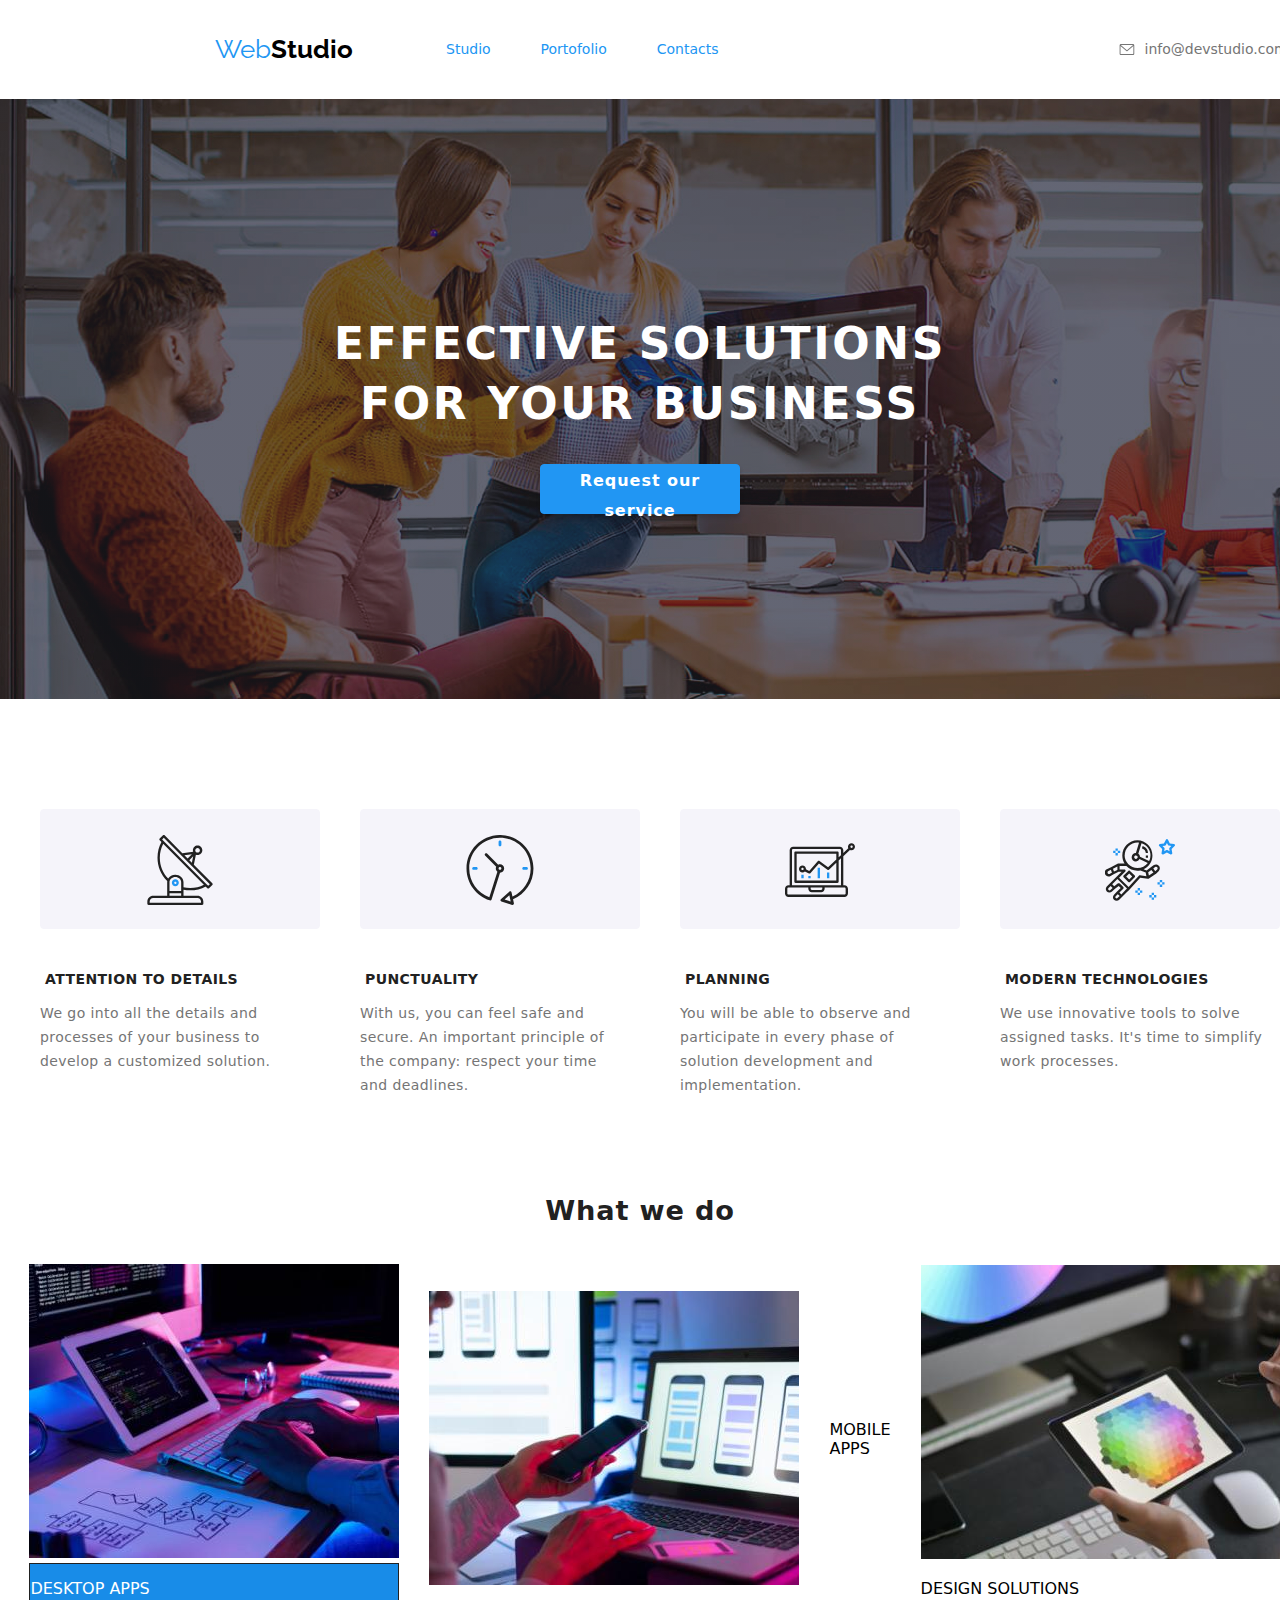
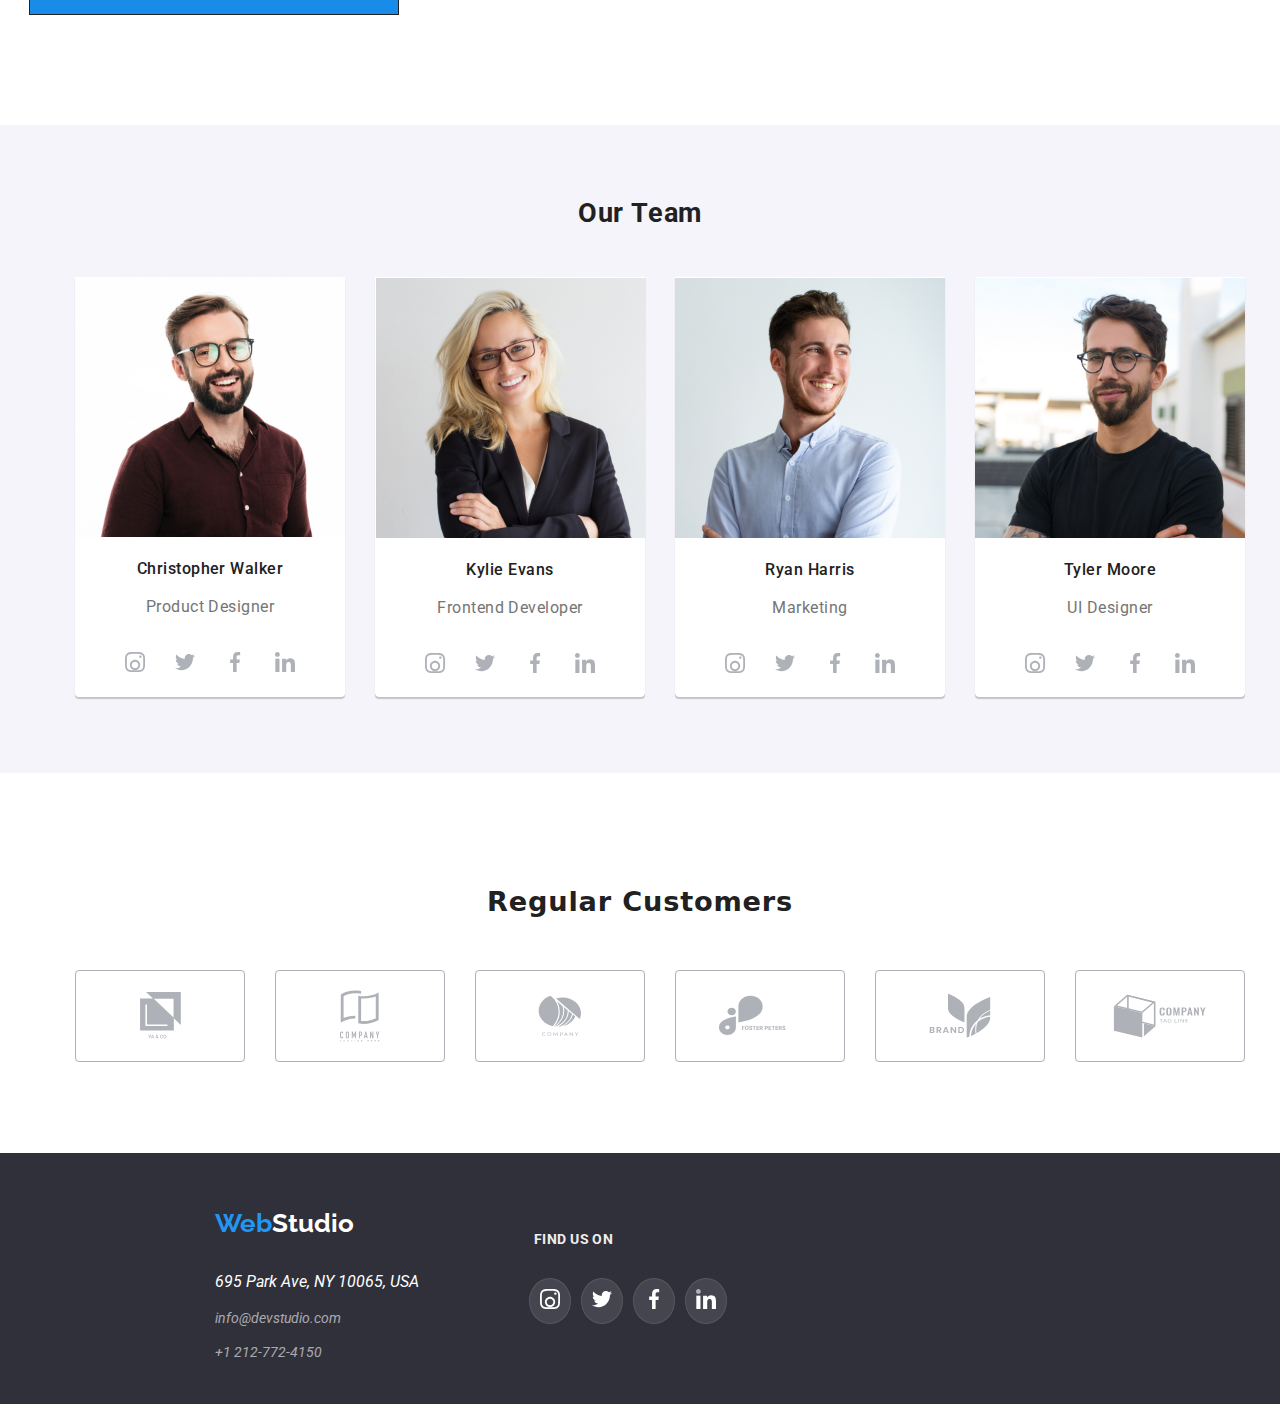
<file: index.html>
<!DOCTYPE html>
<html lang="en">
  <head>
    <meta charset="UTF-8" />
    <meta name="viewport" content="width = device-width,initial-scale=1.0" />
    <title>WebStudio</title>
    <link rel="preconnect" href="https://fonts.googleapis.com" />
    <link rel="preconnect" href="https://fonts.gstatic.com" crossorigin />
    <link
      href="https://fonts.googleapis.com/css2?family=Raleway:wght@700&family=Roboto:wght@400;500;700;900&display=swap"
      rel="stylesheet"
    />
    <link
      rel="stylesheet"
      href="https://cdnjs.cloudflare.com/ajax/libs/modern-normalize/1.0.0/modern-normalize.min.css"
    />
    <link rel="stylesheet" href="CSS/style.css" />
  </head>

  <body>
    <header class="global-header">
      <a href="./index.html/"></a>
      <section class="nav-container">
        <h4 class="nav-title"><span class="accent">Web</span>Studio</h4>

        <nav class="main-navigation">
          <ul class="list-class">
            <li><a href="./index.html" class="nav-link current">Studio</a></li>
            <li><a href="./portofolio.html" class="nav-link">Portofolio</a></li>
            <li><a href="#" class="nav-link">Contacts</a></li>
          </ul>
        </nav>

        <div class="contact-container">
          <div class="icon-mail">
            <svg class="mail">
              <use href="./images/icons.svg.svg#icon-envelope-hover-1" >
              </use>
            </svg>
            <a href="mailto:info@devstudio.com">info@devstudio.com</a>
          </div>
          <div class="icon-phone">
            <svg class="phone">
              <use href="./images/icons.svg.svg#icon-smartphone-1">
              </use>
            </svg>
            <a class="tel" href="tel:+12127724150">+1 212-772-4150</a>
          </div>
        </div>
      </section>
    </header>
    <main>
      <section class="page-section-content">
        <h1 class="title">EFFECTIVE SOLUTIONS FOR YOUR BUSINESS</h1>
        <button type="button" class="button-service">
          Request our service
        </button>
      </section>

      <section class="information-container">
        <div class="icon-about-us">
        <ul>
          <li class="icon-list">
            <svg class="antena">
              <use href="./images/icons.svg.svg#icon-antenna-1-1">
              </use>
            </svg>
          </li>
          <li class="icon-list">
            <svg class="clock">
              <use href="./images/icons.svg.svg#icon-clock-1-1">
              </use>
            </svg>
          </li>
          <li class="icon-list">
            <svg class="diagram">
              <use href="./images/icons.svg.svg#icon-diagram-1-1">
              </use>
            </svg>
          </li>
          <li class="icon-list">
            <svg class="astrounaut">
              <use href="./images/icons.svg.svg#icon-astronaut-1-1">
              </use>
            </svg>
          </li>
        </ul>
      </div>
        <ul class="about-us">
          <li>
            <h4>ATTENTION TO DETAILS</h4>
            <p>
              We go into all the details and processes of your business to
              develop a customized solution.
            </p>
          </li>

          <li>
            <h4>PUNCTUALITY</h4>
            <p>
              With us, you can feel safe and secure. An important principle of
              the company: respect your time and deadlines.
            </p>
          </li>

          <li>
            <h4>PLANNING</h4>
            <p>
              You will be able to observe and participate in every phase of
              solution development and implementation.
            </p>
          </li>
          <li>
            <h4>MODERN TECHNOLOGIES</h4>
            <p>
              We use innovative tools to solve assigned tasks. It's time to
              simplify work processes.
            </p>
          </li>
        </ul>
      </section>

      <section class="image-gallery">
        <h2>What we do</h2>
        <ul class="suggestive-images">
          <li class="image1">
            <img
              src="./images/computer.jpg"
              alt="Tasteaza pe calculator"
              width="370"
            />
            <div class="desktop">
              <p>DESKTOP APPS</p>
            </div>
          </li>
          <li class="image2">
            <img
              src="./images/phone.jpg"
              alt="Tine telefonul in mana"
              width="370"
            />
          </li>
          <div>
            <p>MOBILE APPS</p>
          </div>
          <li class="image3">
            <img
              src="./images/tablet.jpg"
              alt="Deseneaza pe tableta"
              width="370"
            />
            <div >
              <p>DESIGN SOLUTIONS</p>
            </div>
          </li>
        </ul>
      </section>

      <section class="our-team">
        <h2 class="title-team">Our Team</h2>

        <ul class="our-team-content">
          <div class="team-card1">
            <li>
              <img
                src="./images/man-with-glasses-smiling.jpg"
                alt="Barbat cu ochelari care zambeste"
                width="270"
              />
               <div class="name-job">
                <br />
                <h4>Christopher Walker</h4>
                  <br/>
                  <br/>
                <span>Product Designer</span>
               </div>
               <ul class="icon-social">
                <li class="icon-social-list">
                  <svg  class="instagram" >
                    <use href="./images/icons.svg.svg#icon-instagram-2-1"></use>
                  </svg>
                </li>
                <li class="icon-social-list">
                  <svg class="twitter">
                    <use href="./images/icons.svg.svg#icon-twitter-1"></use>
                  </svg>
                </li>
                <li class="icon-social-list">
                  <svg class="facebook">
                    <use href="./images/icons.svg.svg#icon-facebook-1"></use>
                  </svg>
                </li>
                <li class="icon-social-list">
                  <svg class="linkedin">
                    <use href="./images/icons.svg.svg#icon-linkedin-1"></use>
                </svg>
                </li>
               
               </ul>
         
              
            </li>
          </div>

          <div class="team-card2">
            <li>
              <img
                src="./images/women-blonde.jpg"
                alt="Femeie blonda cu ochelari"
                width="270"
              />
              
                <div class="name-job">
                  <br />
              <h4>Kylie Evans</h4>
              <br />
              <br />
              <span>Frontend Developer</span>
                </div>
                <ul class="icon-social">
                  <li class="icon-social-list">
                    <svg  class="instagram" >
                      <use href="./images/icons.svg.svg#icon-instagram-2-1"></use>
                    </svg>
                  </li>
                  <li class="icon-social-list">
                    <svg class="twitter">
                      <use href="./images/icons.svg.svg#icon-twitter-1"></use>
                    </svg>
                  </li>
                  <li class="icon-social-list">
                    <svg class="facebook">
                      <use href="./images/icons.svg.svg#icon-facebook-1"></use>
                    </svg>
                  </li>
                  <li class="icon-social-list">
                    <svg class="linkedin">
                      <use href="./images/icons.svg.svg#icon-linkedin-1"></use>
                  </svg>
                  </li>
                 
                 </ul>
                <br />
              </div>
            </li>
          
          <div class="team-card3">
            <li>
              <img
                src="./images/man.jpg"
                alt="Barbat in camasa albastra deschisa"
                width="270"
              />
              <div class="name-job">
                <br />
              <h4>Ryan Harris</h4>
              <br />
              <br />
              <span>Marketing</span>
              </div>
              <ul class="icon-social">
                <li class="icon-social-list">
                  <svg  class="instagram" >
                    <use href="./images/icons.svg.svg#icon-instagram-2-1"></use>
                  </svg>
                </li>
                <li class="icon-social-list">
                  <svg class="twitter">
                    <use href="./images/icons.svg.svg#icon-twitter-1"></use>
                  </svg>
                </li>
                <li class="icon-social-list">
                  <svg class="facebook">
                    <use href="./images/icons.svg.svg#icon-facebook-1"></use>
                  </svg>
                </li>
                <li class="icon-social-list">
                  <svg class="linkedin">
                    <use href="./images/icons.svg.svg#icon-linkedin-1"></use>
                </svg>
                </li>
               
               </ul>
            </li>
          </div>
          <div class="team-card4">
            <li>
              <img
                src="./images/man-with-glasses.jpg"
                alt="Barbat cu ochelari in tricou negru"
                width="270"
              />
              <div class="name-job">
                <br />
              <h4>Tyler Moore</h4>
              <br />
              <br />
              <span>UI Designer</span>
              </div>
              <ul class="icon-social">
                <li class="icon-social-list">
                  <svg  class="instagram" >
                    <use href="./images/icons.svg.svg#icon-instagram-2-1"></use>
                  </svg>
                </li>
                <li class="icon-social-list">
                  <svg class="twitter">
                    <use href="./images/icons.svg.svg#icon-twitter-1"></use>
                  </svg>
                </li>
                <li class="icon-social-list">
                  <svg class="facebook">
                    <use href="./images/icons.svg.svg#icon-facebook-1"></use>
                  </svg>
                </li>
                <li class="icon-social-list">
                  <svg class="linkedin">
                    <use href="./images/icons.svg.svg#icon-linkedin-1"></use>
                </svg>
                </li>
               
               </ul>
            </li>
          </div>
        </ul>
      </section>

      <section class="regular-container">
        <h2>Regular Customers</h2>
        <ul class="container-regular-list">
          <li class="regular-icon-list">
            <svg class="union">
              <use href="./images/icons.svg.svg#icon-Union"></use>
            </svg>
          </li>
          <li class="regular-icon-list">
            <svg class="group">
              <use href="./images/icons.svg.svg#icon-group"></use>
            </svg>
          </li>
          <li class="regular-icon-list">
            <svg class="group1">
              <use href="./images/icons.svg.svg#icon-group-1"></use>
            </svg>
          </li>
          <li class="regular-icon-list">
            <svg class="group2">
              <use href="./images/icons.svg.svg#icon-group-2"></use>
            </svg>
          </li>
          <li class="regular-icon-list">
            <svg class="group3">
              <use href="./images/icons.svg.svg#icon-group-3"></use>
            </svg>
          </li class="regular-icon-list">
          <li class="regular-icon-list">
            <svg class="group4">
              <use href="./images/icons.svg.svg#icon-group-4"></use>
            </svg>
          </li>
        </ul>
      </section>
    </main>
    <footer >
      <div class="container-adress"> 
      <div class="footer-child-container">
        <h4><span class="highlight">Web</span>Studio</h4>
     <address>
        <ul class="useful-information" >
          <li>
            <span>695 Park Ave, NY 10065, USA </span>
        
          </li>
          <br />
        <li>
          <a href="mailto:info@devstudio.com">info@devstudio.com</a>
       
        </li>
        <br />
        <li>
          <a href="tel:+12127724150">+1 212-772-4150</a>
      
        </li>
        </ul>
      </address>
    </div>
       <div class="footer-child-container">
       <h3 class="title-find">Find us on</h3>
        <ul class="icon-social-find">
          <li class="icon-social-item">
            <svg  class="instagram1" >
              <use href="./images/icons.svg.svg#icon-instagram-2-1"></use>
            </svg>
          </li>
          <li class="icon-social-item">
            <svg class="twitter1">
              <use href="./images/icons.svg.svg#icon-twitter-1"></use>
            </svg>
          </li>
          <li class="icon-social-item">
            <svg class="facebook1">
              <use href="./images/icons.svg.svg#icon-facebook-1"></use>
            </svg>
          </li>
          <li class="icon-social-item">
            <svg class="linkedin1">
              <use href="./images/icons.svg.svg#icon-linkedin-1"></use>
          </svg>
          </li>
         
         </ul>
        </div> 
      </div>
  
    </footer>
  </body>
</html>
</file>
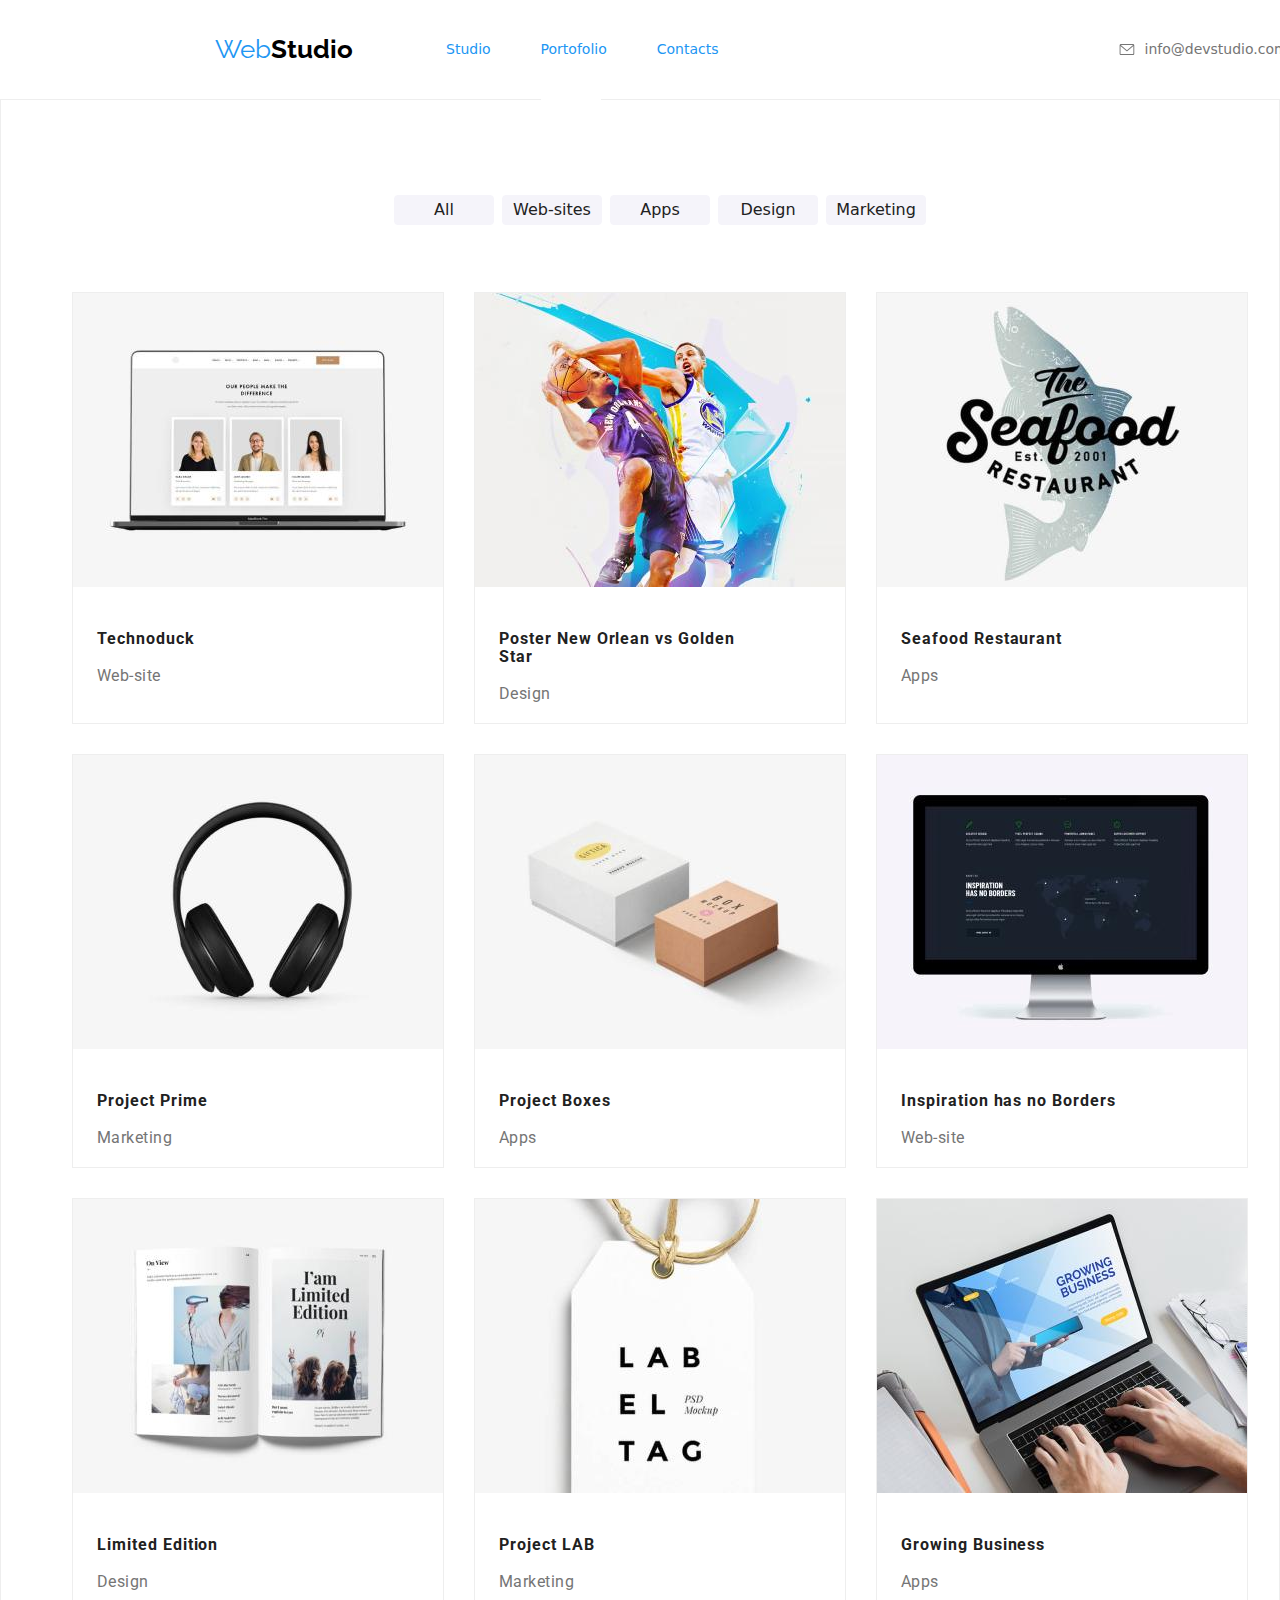
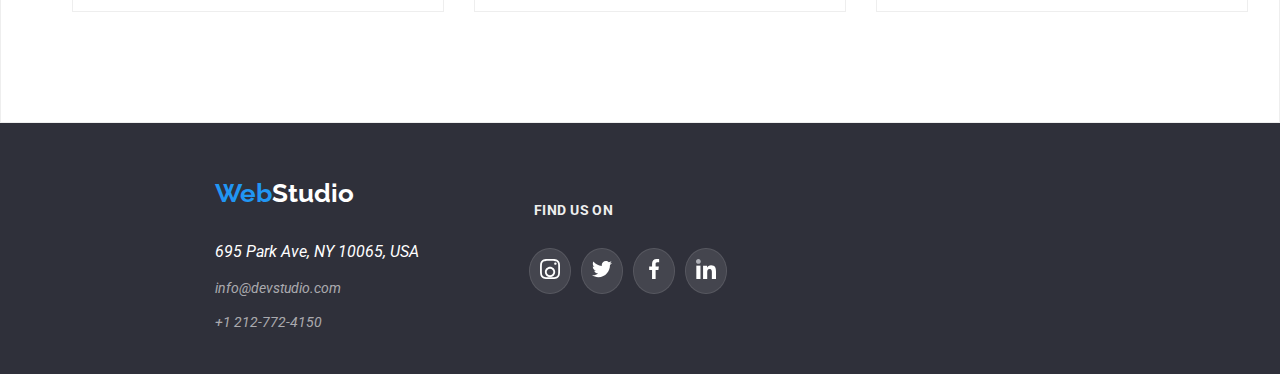
<file: portofolio.html>
<!DOCTYPE html>
<html lang="en">
  <head>
    <meta charset="UTF-8" />
    <meta name="viewport" content="width = device-width,initial-scale=1.0" />
    <title>WebStudio</title>
    <link rel="preconnect" href="https://fonts.googleapis.com" />
    <link rel="preconnect" href="https://fonts.gstatic.com" crossorigin />
    <link
      href="https://fonts.googleapis.com/css2?family=Raleway:wght@700&family=Roboto:wght@400;500;700;900&display=swap"
      rel="stylesheet"
    />
    <link
      rel="stylesheet"
      href="https://cdnjs.cloudflare.com/ajax/libs/modern-normalize/1.0.0/modern-normalize.min.css"
    />
    <link rel="stylesheet" href="CSS/style.css" />
  </head>

  <body class="studio-prezentation">
    <header class="global-header">
      <a href="./index.html/"></a>
      <section class="nav-container">
        <h4 class="nav-title"><span class="accent">Web</span>Studio</h4>

        <nav class="main-navigation">
          <ul class="list-class">
            <li><a href="./index.html" class="nav-link ">Studio</a></li>
            <li><a href="./portofolio.html" class="nav-link current">Portofolio</a><hr class="line-portofolio current"></li>
            <li><a href="#" class="nav-link">Contacts</a></li>
          </ul>
        </nav>

        <div class="contact-container">
          <div class="icon-mail">
            <svg class="mail">
              <use href="./images/icons.svg.svg#icon-envelope-hover-1" >
              </use>
            </svg>
            <a href="mailto:info@devstudio.com">info@devstudio.com</a>
          </div>
          <div class="icon-phone">
            <svg class="phone">
              <use href="./images/icons.svg.svg#icon-smartphone-1">
              </use>
            </svg>
            <a class="tel" href="tel:+12127724150">+1 212-772-4150</a>
          </div>
        </div>
      </section>
    </header> 
    <main class="portofolio-container">
      <ul class="portofolio-button">
        <li class="button-list"><button type="button">All</button></li>
        <li class="button-list"><button type="button">Web-sites</button></li>
        <li class="button-list"><button type="button">Apps</button></li>
        <li class="button-list"><button type="button">Design</button></li>
        <li class="button-list"><button type="button">Marketing</button></li>
      </ul>

      <ul class="images">
        <li class="item">
          <img
            src="./images/PortofolioTechnoduck.jpg"
            alt="Tehnoduck"
            width="370"
          />
          <div class="product">
            <br />
          <span class="description-product">Technoduck</span>
          <br />
          <span class="category-product">Web-site</span>
          </div>
        </li>

        <li class="item">
          <img
            src="./images/Poster-Orlean-Star.jpg"
            alt="New Orlean vs Golden Star"
            width="370"
          />
          <div class="product">
            
            <br />
          <span class="description-product"
            >Poster New Orlean vs Golden Star</span
          >
          <br />
          <span class="category-product">Design</span>
          </div>
        </li>

        <li  class="item">
          <img
            src="./images/Seafood.jpg"
            alt="Seafood Restaurant"
            width="370"
          />
          <div class="product">
            <br />
          <span class="description-product">Seafood Restaurant</span>

          <br />
          <span class="category-product">Apps</span>
          </div>
        </li>

        <li  class="item">
          <img src="./images/HeadPhones.jpg" alt="HeadPhones" width="370" />
          <div class="product">
            <br />
          <span class="description-product">Project Prime </span>
          <br />
          <span class="category-product">Marketing</span>
          </div>
        </li>

        <li  class="item">
          <img src="./images/Boxes.jpg" alt="Boxes" width="370" />
         <div class="product">
          <br />
          <span class="description-product"> Project Boxes </span>
          <br />
          <span class="category-product">Apps</span>
         </div>
        </li>

        <li  class="item">
          <img src="./images/Monitor.jpg" alt="Monitor " width="370" />
          <div class="product">
            <br />
          <span class="description-product"> Inspiration has no Borders </span>
          <br />
          <span class="category-product">Web-site</span>
          </div>
        </li>

        <li  class="item">
          <img src="./images/Book.jpg" alt="Book " width="370" />
          <div class="product">
            <br />
          <span class="description-product"> Limited Edition </span>
          <br />
          <span class="category-product">Design</span>
          </div>
        </li>

        <li  class="item">
          <img src="./images/Label.jpg" alt="Label " width="370" />
         <div class="product">
          <br />
          <span class="description-product"> Project LAB </span>
          <br />
          <span class="category-product">Marketing</span>
         </div>
        </li>

        <li  class="item">
          <img src="./images/laptop.jpg" alt="Laptop " width="370" />
         <div class="product">
          <br />
          <span class="description-product"> Growing Business </span>
          <br />
          <span class="category-product">Apps</span>
         </div>
        </li>
      </ul>
    </main>
    <footer >
      <div class="container-adress"> 
      <div class="footer-child-container">
        <h4><span class="highlight">Web</span>Studio</h4>
     <address>
        <ul class="useful-information" >
          <li>
            <span>695 Park Ave, NY 10065, USA </span>
        
          </li>
          <br />
        <li>
          <a href="mailto:info@devstudio.com">info@devstudio.com</a>
       
        </li>
        <br />
        <li>
          <a href="tel:+12127724150">+1 212-772-4150</a>
      
        </li>
        </ul>
      </address>
    </div>
       <div class="footer-child-container">
       <h3 class="title-find">Find us on</h3>
        <ul class="icon-social-find">
          <li class="icon-social-item">
            <svg  class="instagram1" >
              <use href="./images/icons.svg.svg#icon-instagram-2-1"></use>
            </svg>
          </li>
          <li class="icon-social-item">
            <svg class="twitter1">
              <use href="./images/icons.svg.svg#icon-twitter-1"></use>
            </svg>
          </li>
          <li class="icon-social-item">
            <svg class="facebook1">
              <use href="./images/icons.svg.svg#icon-facebook-1"></use>
            </svg>
          </li>
          <li class="icon-social-item">
            <svg class="linkedin1">
              <use href="./images/icons.svg.svg#icon-linkedin-1"></use>
          </svg>
          </li>
         
         </ul>
        </div> 
      </div>
  
    </footer>
  </body>
</html>
</file>
<file: CSS/style.css>
:root {
  --link-color: #212121;
  --heading-font-family: "Roboto", sans-serif;
  --series-font-family: "Raleway", sans-serif;
}

.nav-container {
  display: flex;
  align-items: center;
  color: #ffffff;
  width: 100%;
}

.contact-container {
  display: flex;
  justify-content: center;
  padding-left: 400px;
  gap: 40px;
}
.mail {
  width: 16px;
  height: 11px;
  top: 34px;
  left: 1042px;
  cursor: pointer;
  fill: #757575;
}
.icon-mail:hover {
  stroke: #2196f3;
  color: #2196F3;
}
.contact-container .icon-mail {
  display: flex;
  align-items: center;
  gap: 10px;
}
.phone {
  width: 10px;
  height: 16px;
  top: 32px;
  left: 1243px;
}
.contact-container .icon-phone {
  display: flex;
  align-items: center;
  gap: 10px;
}
.icon-phone:hover {
  stroke: #2196f3;
  color: #2196F3;
}
a{
  color: #212121;
}


 .current {
  color: #2196f3;
}

.nav-link:link,
.nav-link:hover {
  color: #2196f3;
}
.nav-link:focus{
  color: #2196f3;
}
.nav-link {
  cursor: pointer;
}

.list-class {
  display: flex;
  justify-content: center;
  padding-left: 93px;
  gap: 50px;
}
.line-studio{
  border: 3px solid #ffffff;
  cursor: pointer;
  position: absolute;
  width: 42px;
  top: 86px;
}

.line-portofolio{
  border: 3px solid #ffffff;
  cursor: pointer;
  position: absolute;
  width: 60px;
  top: 86px;
}
hr:hover,
hr:focus{
  background: #2196F3;
  border: 3px solid #2196f3;
  border-radius: 2px;
}

.contact-container a {
  color: #757575;
}

span.accent {
  color: #2196f3;
  font-family: var(--series-font-family);
  font-weight: 400;
  font-size: 26px;
}

.nav-title {
  display: flex;
  font-family: var(--series-font-family);
  color: #000000;
  font-weight: 700;
  font-size: 26px;
  padding-left: 215px;
}

.global-header .main-navigation a:link {
  text-decoration: none;
  font-weight: 500;
  font-size: 14px;
  line-height: 16.41px;
}
 .contact-container a:hover,
 .contact-container a:active {
  color: #2196f3;
}

.global-header a {
  text-decoration: none;
  font-weight: 500;
  font-size: 14px;
}


.page-section-content {
  display: flex;
  background-color: #2f303a;
  height: 600px;
  justify-content: center;
  flex-direction: column;
  align-items: center;
  background-repeat: no-repeat;
  background-size: cover;
  background-image: linear-gradient(rgba(47, 48, 58, 0.4), rgba(47, 48, 58, 0.4)), url(../images/friends.jpg);
}

.title {
  color: #ffffff;
  font-size: 44px;
  font-weight: 900;
  line-height: 60px;
  letter-spacing: 0.06em;
  text-align: center;
  width: 696px;
  height: 120px;
  top: 94px;
  left: 452px;
}

.button-service {
  background-color: #2196f3;
  color: #ffffff;
  font-weight: 700;
  font-size: 16px;
  line-height: 30px;
  letter-spacing: 0.06em;
  width: 200px;
  height: 50px;
  top: 430px;
  left: 700px;
  text-align: center;
  border: 1px solid #2196f3;
  border-radius: 4px;
  box-shadow: 0px 4px 4px 0px #00000026;
}
.page-section-content .button-service:hover {
  background-color: #188ce8;
}
.information-container {
  display: flex;
  flex-direction: column;
  justify-content: center;
  align-items: center;
  padding-top: 94px;
}
.antena {
  width: 70px;
  height: 70px;
  top: 799px;
  left: 315px;
}
.clock {
  width: 70px;
  height: 70px;
  top: 799px;
  left: 615px;
}
.diagram {
  width: 70px;
  height: 70px;
  top: 799px;
  left: 915px;
}
.astrounaut {
  width: 70px;
  height: 70px;
  top: 799px;
  left: 1215px;
}
.icon-list {
  border: 1px solid #f5f4fa;
  border-radius: 4px;
  background-color: #f5f4fa;
  width: 280px;
  height: 120px;
  top: 774px;
  left: 215px;
  text-align: center;
  padding: 25px 100px;
}
.icon-about-us ul {
  display: flex;
  align-items: center;
  justify-content: center;
  gap: 40px;
}
.about-us {
  display: flex;
  justify-content: center;
  height: 101px;
  gap: 30px;
}

.about-us p {
  display: flex;
  color: #757575;
  font-size: 14px;
  line-height: 24px;
  letter-spacing: 0.03em;
  width: 270px;
  height: 75px;
  top: 94px;
  left: 215px;
  justify-content: center;
  padding-left: 5px;
}

.about-us h4 {
  display: flex;
  color: #212121;
  font-size: 14px;
  line-height: 16.41px;
  letter-spacing: 0.03em;
  width: 270px;
  height: 16px;
  top: 94px;
  left: 215px;
  justify-content: flex-start;
  margin: 10px;
}
ul {
  list-style-type: none;
}
.image-gallery {
  display: flex;
  flex-direction: column;
  padding-top: 94px;
  padding-bottom: 94px;
}
h2 {
  display: block;
  color: #212121;
  font-family: (--series-font-family);
  font-weight: 700;
  font-size: 1.7em;
  margin-block-start: 0.83em;
  margin-block-end: 0.83em;
  letter-spacing: 0.03em;
  text-align: center;
}
.suggestive-images {
  display: flex;
  justify-content: center;
  align-items: center;
  gap: 30px;
}
.desktop{
  top: 1520px;
  left: 260px;
  border: 1px solid #212121;
  background-color: #188ce8;
}
.desktop p{
  color: #ffffff;
}
.our-team {
  background-color: #f5f4fa;
  display: flex;
  flex-direction: column;
  height: 648px;
}

.our-team-content {
  display: flex;
  justify-content: center;
  align-items: center;
  text-align: center;
  height: 388px;
  top: 1635px;
  left: 215px;
  gap: 30px;
  padding-top: 50px;
}
.title-team {
  color: #212121;
  font-family: var(--heading-font-family);
  font-weight: 700;
  size: 60px;
  padding-top: 50px;
}
.name-job {
  display: flexbox;
  flex-direction: column;
  justify-content: center;
  align-items: center;
}
.team-card1 {
  display: flex;
  background-color: #ffffff;
  width: 270px;
  height: 420px;
  top: 94px;
  left: 215px;
  flex-direction: column;
  border-radius: 0px 0px 4px 4px;
  box-shadow: 0px 2px 1px 0px #00000033;
  justify-content: flex-start;
}

.team-card2 {
  display: flex;
  background-color: #ffffff;
  width: 270px;
  height: 420px;
  top: 94px;
  left: 515px;
  align-content: flex-start;
  flex-direction: column;
  box-shadow: 0px 2px 1px 0px #00000033;

  border: 1px solid #ffffff;
  border-radius: 0px 0px 4px 4px;
  justify-content: flex-start;
}

.team-card3 {
  display: flex;
  background-color: #ffffff;
  width: 270px;
  height: 420px;
  top: 94px;
  left: 815px;
  box-shadow: 0px 2px 1px 0px #00000033;

  flex-direction: column;
  align-items: center;
  border: 1px solid #ffffff;
  border-radius: 0px 0px 4px 4px;
  justify-content: flex-start;
}
.team-card4 {
  display: flex;
  background-color: #ffffff;
  width: 270px;
  height: 420px;
  top: 94px;
  left: 1115px;
  box-shadow: 0px 2px 1px 0px #00000033;

  flex-direction: column;
  align-items: center;
  border: 1px solid #ffffff;
  border-radius: 0px 0px 4px 4px;
  justify-content: flex-start;
}

.our-team-content h4 {
  color: #212121;
  font-family: var(--heading-font-family);
  font-size: 16px;
  font-weight: 500;
  line-height: 19px;
  letter-spacing: 0.03em;
  text-align: center;
  display: inline;
  width: 145px;
  height: 19px;
  top: 94px;
  left: 278px;
  padding-top: 30px;
}

.our-team-content span {
  font-family: var(--heading-font-family);
  color: #757575;
  font-size: 16px;
  font-weight: 400;
  line-height: 19px;
  letter-spacing: 0.03em;
  text-align: center;
  width: 147px;
  height: 19px;
  top: 1954px;
  left: 577px;
  padding-top: 59px;
}
.instagram {
  display: flex;
  align-items: center;
  width: 20px;
  height: 20px;
  top: 12px;
  left: 12px;
}

.twitter {
  display: flex;
  align-items: center;
  width: 20px;
  height: 20px;
}


.facebook {
  display: flex;
  align-items: center;
  width: 20px;
  height: 20px;
  
}

.linkedin {
  display: flex;
  align-items: center;
  width: 20px;
  height: 20px;
}

.icon-social-list:hover {
  fill: #ffffff;
  background-color: #2196f3;
  border-radius: 50%;
  padding: 10px;
}
.icon-social-list{
  padding: 10px;
}
.icon-social {
  fill: #AFB1B8;
  display: flex;
  justify-content: center;
  padding: 25px;
  gap: 10px;
}

.union {
  width: 41px;
  height: 46.7px;
  top: 7px;
  left: 32px;
}


.group {
  width: 40px;
  height: 52px;
  top: 3px;
  left: 33px;
}
.group1 {
  width: 43.46px;
  height: 41.18px;
  top: 8.7px;
  left: 29.68px;
}
.group2 {
  width: 84.44px;
  height: 40.62px;
  top: 8.7px;
  left: 11px;
}
.group3 {
  width: 62.54px;
  height: 45.43px;
  top: 6.77px;
  left: 22px;
}
.group4 {
  width: 93.79px;
  height: 43.93px;
  top: 6.77px;
  left: 6px;
}
.regular-icon-list{
  display: flex;
  align-items: center;
  justify-content: center;
  border: 1px solid #AFB1B8;
  border-radius: 4px;
  width: 170px;
  height: 92px;
}
.regular-icon-list:hover{
  fill: #2196F3;
 border: 1px solid #2196F3 ;
}
.regular-container{
  fill: #AFB1B8;
  height: 380px;
  top: 2401px;
  left: 215px;
  padding-top: 90px;
}
.container-regular-list{
  display: flex;
  justify-content: center;
  gap: 30px;
  padding-top: 30px;
}
.container-adress{
  display: flex;
  height: 251px;
  background-color: #2f303a;
}
.footer-child-container:nth-child(2){
  display: flex;
  flex-direction: column;
  justify-content: center;
  padding-left: 70px;
}
.useful-information{
  display: flex;
  flex-direction: column;
  font-family: var(--heading-font-family);
  font-weight: 400;
  padding-left: 215px;
}


.container-adress .highlight {
  color: #2196f3;
  font-family: var(--series-font-family);
  font-weight: 700;
  font-size: 26px;
  
}
.container-adress h4 {
  color: #ffffff;
  font-family: var(--series-font-family);
  font-weight: 700;
  font-size: 26px;
  line-height: 30.52px;
 padding-left: 215px;
 padding-top: 20px;
}
.useful-information {
  display: flex;
}

.useful-information li{
  display: flex;
  justify-content: flex-start;
  gap: 10px;
  color: #ffffff;
}
.useful-information a {
  color: #ffffff99;
  text-decoration: none;
  font-size: 14px;
  line-height: 16px;
}
.useful-information a:hover {
  color: #2196f3;
}
.container-social{
  display: flex;
  flex-direction: column;
  padding-left: 520px;
}
.title-find{
  font-family: var(--heading-font-family);
  font-size: 14px;
  font-weight: 700;
  letter-spacing: 0.03em;
  color: #eeeeee;
  padding-left: 45px;
  text-transform: uppercase;
}

.instagram1,
.twitter1,
.facebook1,
.linkedin1{
  width: 20px;
height: 20px;
fill: #FFFFFF;
}
.icon-social-find{
  display: flex;
  gap: 10px;
}
.icon-social-item{
  border: 1px solid  #FFFFFF1A;
  border-radius: 50%;
  padding: 10px;
  background-color: #FFFFFF1A;
}
.icon-social-item:hover{
  background-color: #2196F3;
}


.portofolio-container {
  display: flex;
  flex-wrap: wrap;
  justify-content: center;
  align-items: center;
  border: 1px solid #eeeeee;
}
.portofolio-button button {
  background-color: #f5f4fa;
  border: 1px solid #f5f4fa;
  border-radius: 4px;
  font-weight: 500;
  font-size: 16px;
  line-height: 26px;
  cursor: pointer;
  color: #212121;
  width: 100px;
}
.portofolio-button {
  display: flex;
  justify-content: center;
  align-items: center;
  height: 38px;
  gap: 8px;
  padding-top: 94px;
  padding-bottom: 50px;
}

.portofolio-button button:hover,
.portofolio-button button:focus {
  color: #ffffff;
  background-color: #2196f3;
}
.button-list:hover,
.button-list:focus{
  box-shadow: 0px 2px 2px 0px #0000001F;
}
.portofolio-button button:active {
  color: #ffffff;
}
.images {
  display: flex;
  flex-wrap: wrap;
  gap: 30px;
  justify-content: center;
  padding-bottom: 94px;
}
.item{
  border: 1px solid #EEEEEE;
}
.item{
  cursor: pointer;
}
.item:hover,
.item:focus{
  box-shadow: 1px 4px 6px 0px #00000029;
}

.product {
  width: 322px;
  padding: 20px 24px;
  display: flex;
  flex-direction: column;
}
.product .description-product {
  color: #212121;
  font-family: var(--heading-font-family);
  font-weight: 700;
  letter-spacing: 0.06em;
  size: 18px;
}
.product .category-product {
  color: #757575;
  font-family: var(--heading-font-family);
  font-weight: 400;
  letter-spacing: 0.03em;
  size: 16px;
}
</file>
